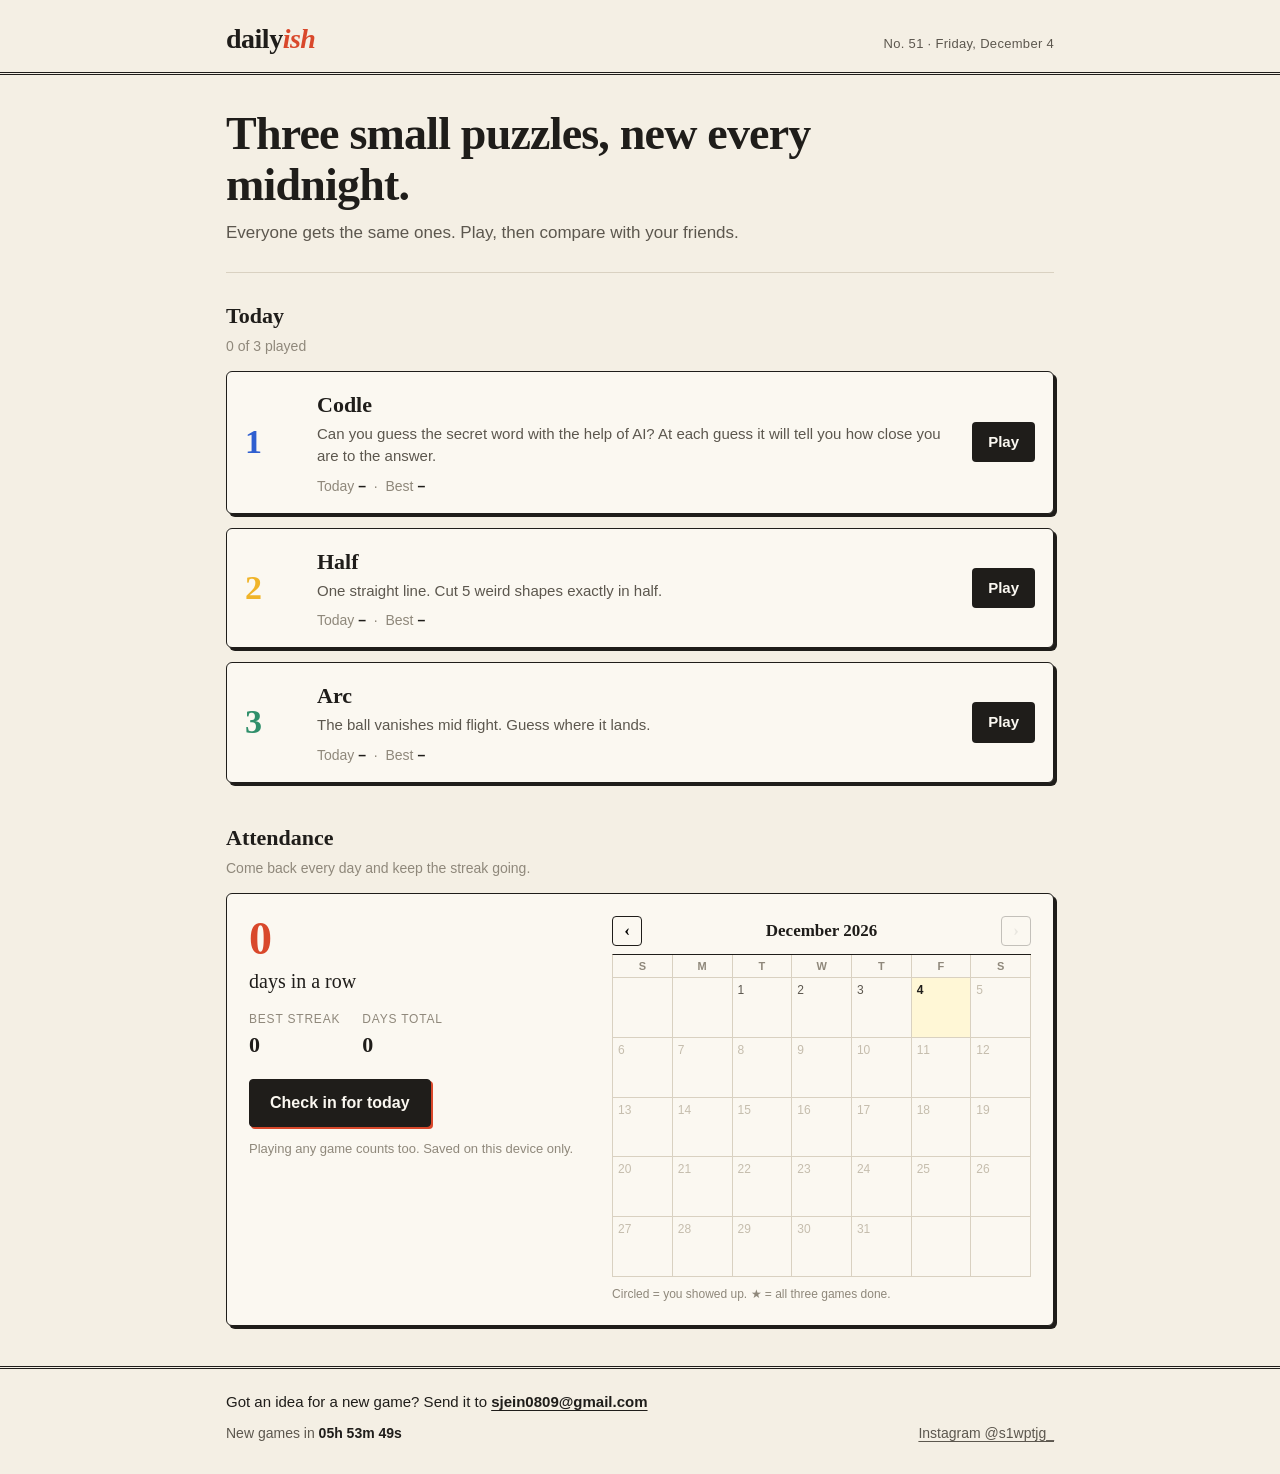
<file: index.html>
<!DOCTYPE html>
<html lang="en">
<head>
  <meta charset="UTF-8">
  <meta name="viewport" content="width=device-width, initial-scale=1.0">
  <title>dailyish</title>
  <meta name="description" content="Three small puzzles, new every midnight.">
  <link rel="stylesheet" href="style.css?v=7">
</head>
<body>
  <header>
    <div class="wrap">
      <a class="logo" href="index.html">daily<span>ish</span></a>
      <span class="dateline" id="dateline"></span>
    </div>
  </header>

  <main class="wrap">
    <section class="intro">
      <h1>Three small puzzles, new every midnight.</h1>
      <p>Everyone gets the same ones. Play, then compare with your friends.</p>
    </section>

    <h2 class="section">Today</h2>
    <p class="section-note" id="doneCount"></p>
    <section class="games">
      <a class="box game" href="codle.html" data-game="codle" style="--c: var(--blue)">
        <span class="num">1</span>
        <div>
          <h3>Codle</h3>
          <p>Can you guess the secret word with the help of AI? At each guess it will tell you how close you are to the answer.</p>
          <div class="scores">Today <b data-today>–</b> &nbsp;·&nbsp; Best <b data-best>–</b></div>
        </div>
        <span class="play">Play</span>
      </a>

      <a class="box game" href="half.html" data-game="half" style="--c: var(--yellow)">
        <span class="num">2</span>
        <div>
          <h3>Half</h3>
          <p>One straight line. Cut 5 weird shapes exactly in half.</p>
          <div class="scores">Today <b data-today>–</b> &nbsp;·&nbsp; Best <b data-best>–</b></div>
        </div>
        <span class="play">Play</span>
      </a>

      <a class="box game" href="arc.html" data-game="arc" style="--c: var(--green)">
        <span class="num">3</span>
        <div>
          <h3>Arc</h3>
          <p>The ball vanishes mid flight. Guess where it lands.</p>
          <div class="scores">Today <b data-today>–</b> &nbsp;·&nbsp; Best <b data-best>–</b></div>
        </div>
        <span class="play">Play</span>
      </a>
    </section>

    <h2 class="section">Attendance</h2>
    <p class="section-note">Come back every day and keep the streak going.</p>
    <section class="box attend">
      <div>
        <p class="streak-line"><b id="streak">0</b><span id="streakText">days in a row</span></p>
        <dl>
          <div><dt>Best streak</dt><dd id="best">0</dd></div>
          <div><dt>Days total</dt><dd id="totalDays">0</dd></div>
        </dl>
        <button class="btn" id="checkBtn">Check in for today</button>
        <p class="hint">Playing any game counts too. Saved on this device only.</p>
      </div>
      <div>
        <div class="cal-head">
          <button id="prevM" aria-label="Previous month">‹</button>
          <span id="monthLabel"></span>
          <button id="nextM" aria-label="Next month">›</button>
        </div>
        <div class="cal" id="cal"></div>
        <div class="legend">Circled = you showed up. ★ = all three games done.</div>
      </div>
    </section>
  </main>

  <footer>
    <div class="wrap">
      <p class="idea">Got an idea for a new game? Send it to <a href="mailto:sjein0809@gmail.com?subject=dailyish%20game%20idea">sjein0809@gmail.com</a></p>
      <div class="foot-row">
        <span>New games in <b data-next>--h --m --s</b></span>
        <a class="insta" href="https://www.instagram.com/s1wptjg_/" target="_blank" rel="noopener">Instagram @s1wptjg_</a>
      </div>
    </div>
  </footer>

<script src="common.js?v=2"></script>
<script>
const $ = id => document.getElementById(id);
const CHECK_KEY = "dailyish-checkins";
const GAMES = ["codle", "half", "arc"];

// ===== Dates as yyyymmdd numbers =====
const keyOf = d => d.getFullYear() * 10000 + (d.getMonth() + 1) * 100 + d.getDate();
const dateOf = k => new Date(Math.floor(k / 10000), Math.floor(k / 100) % 100 - 1, k % 100);
const addDays = (k, n) => { const d = dateOf(k); d.setDate(d.getDate() + n); return keyOf(d); };
const today = Daily.key;

// ===== Storage =====
function readChecks() {
  try { return new Set(JSON.parse(localStorage.getItem(CHECK_KEY)) || []); } catch (e) { return new Set(); }
}
function writeChecks(set) {
  try { localStorage.setItem(CHECK_KEY, JSON.stringify([...set])); } catch (e) {}
}
// days a daily game was finished, from each game's own save: "<game>-yyyymmdd"
// (peak is a retired game; its old days still count as attendance)
function readPlayed() {
  const played = {};
  try {
    for (let i = 0; i < localStorage.length; i++) {
      const m = /^(arc|peak|codle|half\d?)-(\d{8})$/.exec(localStorage.key(i));
      if (!m) continue;
      const game = m[1].startsWith("half") ? "half" : m[1];
      (played[m[2]] = played[m[2]] || new Set()).add(game);
    }
  } catch (e) {}
  return played;
}

let checks = readChecks();
let played = readPlayed();
const attended = k => checks.has(k) || !!played[k];
const playedAll = k => !!played[k] && GAMES.every(g => played[k].has(g));

// ===== Today's games =====
// how each game's score reads, and which way is better
const FORMAT = {
  codle: v => v + (v === 1 ? " guess" : " guesses"),
  half: v => v + " / 500",
  arc: v => v + " / 300",
};
const LOWER_IS_BETTER = { codle: true };

const allScores = Daily.allScores();
let done = 0;
document.querySelectorAll(".game[data-game]").forEach(card => {
  const game = card.dataset.game;
  const mine = allScores[game] || {};
  const vals = Object.values(mine);
  if (mine[today] !== undefined) card.querySelector("[data-today]").textContent = FORMAT[game](mine[today]);
  if (vals.length) {
    const best = LOWER_IS_BETTER[game] ? Math.min(...vals) : Math.max(...vals);
    card.querySelector("[data-best]").textContent = FORMAT[game](best);
  }
  if (played[today] && played[today].has(game)) {
    done++;
    const tag = card.querySelector(".play");
    tag.textContent = "Done";
    tag.classList.add("done");
  }
});
$("doneCount").textContent = done === GAMES.length ? "All done for today. See you tomorrow."
  : done + " of " + GAMES.length + " played";
$("dateline").textContent = "No. " + Daily.dayNum + " · " +
  new Date().toLocaleDateString("en-US", { weekday: "long", month: "long", day: "numeric" });

// ===== Streaks =====
function streaks() {
  let cur = 0, k = attended(today) ? today : addDays(today, -1);
  while (attended(k)) { cur++; k = addDays(k, -1); }

  const all = [...new Set([...checks, ...Object.keys(played).map(Number)])].sort((a, b) => a - b);
  let best = 0, run = 0, prev = null;
  for (const d of all) {
    run = prev !== null && addDays(prev, 1) === d ? run + 1 : 1;
    best = Math.max(best, run);
    prev = d;
  }
  return { cur, best, total: all.length };
}

// ===== Calendar =====
let viewOffset = 0; // months back from this month

function renderCalendar(popKey) {
  const now = dateOf(today);
  const first = new Date(now.getFullYear(), now.getMonth() - viewOffset, 1);
  const days = new Date(first.getFullYear(), first.getMonth() + 1, 0).getDate();
  $("monthLabel").textContent = first.toLocaleDateString("en-US", { month: "long", year: "numeric" });
  $("nextM").disabled = viewOffset === 0;

  const cal = $("cal");
  cal.innerHTML = "";
  ["S", "M", "T", "W", "T", "F", "S"].forEach(d => {
    const el = document.createElement("div");
    el.className = "dow"; el.textContent = d;
    cal.appendChild(el);
  });
  for (let i = 0; i < first.getDay(); i++) {
    const el = document.createElement("div");
    el.className = "pad";
    cal.appendChild(el);
  }
  for (let d = 1; d <= days; d++) {
    const k = first.getFullYear() * 10000 + (first.getMonth() + 1) * 100 + d;
    const el = document.createElement("div");
    el.className = "day";
    el.textContent = d;
    el.style.setProperty("--tilt", ((k * 37) % 23 - 11) + "deg"); // each stamp lands a bit crooked
    if (k > today) el.classList.add("future");
    if (k === today) el.classList.add("today");
    if (attended(k)) el.classList.add("on");
    if (playedAll(k)) el.classList.add("all");
    if (k === popKey) el.classList.add("pop");
    cal.appendChild(el);
  }
  // finish the last row so the grid lines close up
  const used = 7 + first.getDay() + days;
  for (let i = 0; i < (7 - used % 7) % 7; i++) {
    const el = document.createElement("div");
    el.className = "pad";
    cal.appendChild(el);
  }
}

function render(popKey) {
  const s = streaks();
  $("streak").textContent = s.cur;
  $("streakText").textContent = s.cur === 1 ? "day in a row" : "days in a row";
  $("best").textContent = s.best;
  $("totalDays").textContent = s.total;
  const btn = $("checkBtn");
  if (attended(today)) {
    btn.textContent = "Checked in ✓";
    btn.disabled = true;
  }
  renderCalendar(popKey);
}

$("checkBtn").onclick = () => {
  checks.add(today);
  writeChecks(checks);
  viewOffset = 0;
  render(today);
};
$("prevM").onclick = () => { viewOffset++; renderCalendar(); };
$("nextM").onclick = () => { if (viewOffset > 0) { viewOffset--; renderCalendar(); } };

render();
</script>
</body>
</html>
</file>
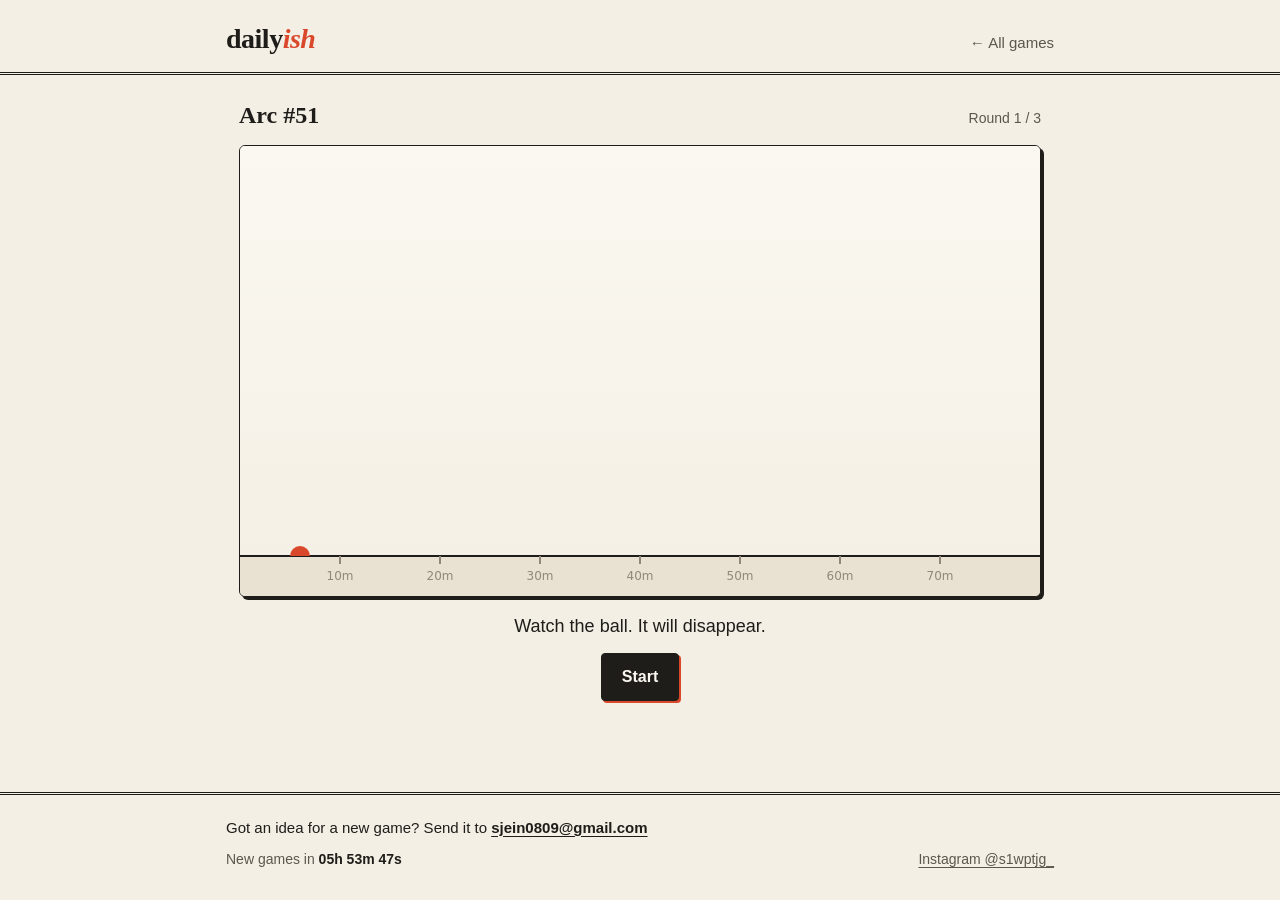
<file: arc.html>
<!DOCTYPE html>
<html lang="en">
<head>
  <meta charset="UTF-8">
  <meta name="viewport" content="width=device-width, initial-scale=1.0">
  <title>Arc · dailyish</title>
  <link rel="stylesheet" href="style.css?v=7">
</head>
<body>
  <header>
    <div class="wrap">
      <a class="logo" href="index.html">daily<span>ish</span></a>
      <nav><a href="index.html">← All games</a></nav>
    </div>
  </header>

  <main class="wrap">
    <div class="game-top">
      <div><strong id="title">Arc #1</strong> <span id="modeLabel"></span></div>
      <div id="hud">Round 1 / 3</div>
    </div>

    <canvas id="c" width="800" height="450"></canvas>

    <div class="msg" id="msg">Watch the ball. It will disappear.</div>

    <div class="result hidden" id="result">
      <div class="big" id="total">0</div>
      <div class="emojis" id="emojis"></div>
      <div class="sub" id="sub"></div>
    </div>

    <div class="actions">
      <button class="btn" id="startBtn">Start</button>
      <button class="btn hidden" id="nextBtn">Next round</button>
      <button class="btn hidden" id="shareBtn">Share score</button>
      <button class="btn ghost hidden" id="practiceBtn">Practice mode</button>
    </div>
  </main>

  <footer>
    <div class="wrap">
      <p class="idea">Got an idea for a new game? Send it to <a href="mailto:sjein0809@gmail.com?subject=dailyish%20game%20idea">sjein0809@gmail.com</a></p>
      <div class="foot-row">
        <span>New games in <b data-next>--h --m --s</b></span>
        <a class="insta" href="https://www.instagram.com/s1wptjg_/" target="_blank" rel="noopener">Instagram @s1wptjg_</a>
      </div>
    </div>
  </footer>

<script src="common.js?v=2"></script>
<script>
// ===== Settings =====
const W = 800, H = 450;
const GROUND = H - 40;     // ground line
const X0 = 60;             // launch x
const G = 600;             // gravity (px per s^2)
const ROUNDS = 3;
const VISIBLE = [0.42, 0.32, 0.22]; // fraction of flight you get to see
const LAUNCH_DAY = Date.UTC(2026, 9, 15); // Arc #1

// ===== Seeded random so everyone gets the same puzzle =====
function mulberry32(a) {
  return function () {
    a |= 0; a = a + 0x6D2B79F5 | 0;
    let t = Math.imul(a ^ a >>> 15, 1 | a);
    t = t + Math.imul(t ^ t >>> 7, 61 | t) ^ t;
    return ((t ^ t >>> 14) >>> 0) / 4294967296;
  };
}

const now = new Date();
const y = now.getFullYear(), m = now.getMonth(), d = now.getDate();
const todayKey = y * 10000 + (m + 1) * 100 + d;
const dayNum = Math.max(1, Math.floor((Date.UTC(y, m, d) - LAUNCH_DAY) / 86400000) + 1);
const STORE_KEY = "arc-" + todayKey;

function makeRounds(rand) {
  const list = [];
  for (let i = 0; i < ROUNDS; i++) {
    const T = 1.4 + rand() * 0.8;        // flight time
    const L = 380 + rand() * 380;        // landing x
    list.push({ T, L, vx: (L - X0) / T, vy: -G * T / 2, vis: VISIBLE[i] });
  }
  return list;
}

// ===== Storage (safe) =====
function load() { try { return JSON.parse(localStorage.getItem(STORE_KEY)); } catch (e) { return null; } }
function save(v) { try { localStorage.setItem(STORE_KEY, JSON.stringify(v)); } catch (e) {} }

// ===== Elements =====
const cv = document.getElementById("c");
const ctx = cv.getContext("2d");
const $ = id => document.getElementById(id);
$("title").textContent = "Arc #" + dayNum;

// ===== State =====
let mode = "daily";
let rounds = [];
let ri = 0;
let scores = [];
let phase = "idle"; // idle, flying, guess, reveal, between, done
let t = 0;
let lastTs = 0;
let hoverX = null;
let guessX = null;

function pos(r, time) {
  return { x: X0 + r.vx * time, y: GROUND + r.vy * time + 0.5 * G * time * time };
}

// ===== Drawing =====
function drawScene() {
  const sky = ctx.createLinearGradient(0, 0, 0, H);
  sky.addColorStop(0, "#fbf8f1");
  sky.addColorStop(1, "#f4efe4");
  ctx.fillStyle = sky;
  ctx.fillRect(0, 0, W, H);

  // ground
  ctx.fillStyle = "#e9e2d3";
  ctx.fillRect(0, GROUND, W, H - GROUND);
  ctx.strokeStyle = "#1f1d1a";
  ctx.lineWidth = 2;
  ctx.beginPath(); ctx.moveTo(0, GROUND); ctx.lineTo(W, GROUND); ctx.stroke();

  // distance ticks
  ctx.fillStyle = "#8f887b";
  ctx.font = "12px system-ui";
  ctx.textAlign = "center";
  for (let x = 100; x < W; x += 100) {
    ctx.fillRect(x - 1, GROUND, 2, 8);
    ctx.fillText(x / 10 + "m", x, GROUND + 24);
  }

  // launcher
  ctx.fillStyle = "#d9482b";
  ctx.beginPath(); ctx.arc(X0, GROUND, 10, Math.PI, 0); ctx.fill();
}

function drawPath(r, from, to, dashed, color) {
  ctx.save();
  ctx.strokeStyle = color;
  ctx.lineWidth = 3;
  if (dashed) ctx.setLineDash([6, 8]);
  ctx.beginPath();
  const steps = 60;
  for (let i = 0; i <= steps; i++) {
    const p = pos(r, from + (to - from) * i / steps);
    i === 0 ? ctx.moveTo(p.x, p.y) : ctx.lineTo(p.x, p.y);
  }
  ctx.stroke();
  ctx.restore();
}

function drawBall(x, y, color) {
  ctx.fillStyle = color;
  ctx.beginPath(); ctx.arc(x, y, 9, 0, Math.PI * 2); ctx.fill();
}

function drawMarker(x, color, label) {
  ctx.fillStyle = color;
  ctx.fillRect(x - 2, GROUND - 30, 4, 30);
  ctx.beginPath();
  ctx.moveTo(x, GROUND - 30); ctx.lineTo(x + 16, GROUND - 24); ctx.lineTo(x, GROUND - 18);
  ctx.fill();
  if (label) {
    ctx.font = "bold 13px system-ui";
    ctx.textAlign = "center";
    ctx.fillText(label, x, GROUND - 38);
  }
}

function render() {
  drawScene();
  if (!rounds.length) return;
  const r = rounds[ri];
  const visEnd = r.vis * r.T;

  if (phase === "flying") {
    drawPath(r, 0, t, false, "rgba(217,72,43,0.5)");
    const p = pos(r, t);
    drawBall(p.x, p.y, "#d9482b");
  }
  if (phase === "guess") {
    drawPath(r, 0, visEnd, false, "rgba(217,72,43,0.5)");
    const p = pos(r, visEnd);
    ctx.fillStyle = "#8f887b";
    ctx.font = "bold 22px system-ui";
    ctx.textAlign = "center";
    ctx.fillText("?", p.x, p.y + 8);
    if (hoverX !== null) drawMarker(hoverX, "rgba(31,29,26,0.35)");
  }
  if (phase === "reveal" || phase === "between" || phase === "done") {
    drawPath(r, 0, visEnd, false, "rgba(217,72,43,0.5)");
    drawPath(r, visEnd, Math.min(t, r.T), true, "rgba(47,143,107,0.85)");
    drawMarker(guessX, "#1f1d1a", "You");
    if (t >= r.T) {
      drawMarker(r.L, "#2f8f6b", "Here");
    } else {
      const p = pos(r, t);
      drawBall(p.x, p.y, "#2f8f6b");
    }
  }
}

// ===== Game loop =====
function loop(ts) {
  const dt = Math.min(0.05, (ts - lastTs) / 1000 || 0);
  lastTs = ts;
  const r = rounds[ri];

  if (phase === "flying") {
    t += dt;
    if (t >= r.vis * r.T) {
      t = r.vis * r.T;
      phase = "guess";
      $("msg").textContent = "Where will it land? Tap the ground.";
    }
  } else if (phase === "reveal") {
    t += dt * 1.6;
    if (t >= r.T) { t = r.T; finishRound(); }
  }

  render();
  if (phase === "flying" || phase === "reveal" || phase === "guess") requestAnimationFrame(loop);
}

function startRound() {
  phase = "flying";
  t = 0;
  hoverX = null;
  guessX = null;
  $("hud").textContent = "Round " + (ri + 1) + " / " + ROUNDS;
  $("msg").textContent = "Watch closely...";
  $("nextBtn").classList.add("hidden");
  $("startBtn").classList.add("hidden");
  lastTs = performance.now();
  requestAnimationFrame(loop);
}

function scoreFor(err) { return Math.max(0, Math.round(100 - err / 4)); }

function finishRound() {
  const r = rounds[ri];
  const err = Math.abs(guessX - r.L);
  const s = scoreFor(err);
  scores.push(s);
  const meters = (err / 10).toFixed(1);
  if (ri < ROUNDS - 1) {
    phase = "between";
    $("msg").textContent = "Off by " + meters + "m  ·  " + s + " points";
    $("nextBtn").classList.remove("hidden");
  } else {
    phase = "done";
    $("msg").textContent = "Off by " + meters + "m  ·  " + s + " points";
    if (mode === "daily") save({ scores });
    showResult();
  }
  render();
}

function emojiFor(s) {
  if (s >= 90) return "🎯";
  if (s >= 70) return "🟢";
  if (s >= 40) return "🟡";
  return "🔴";
}

function showResult() {
  const total = scores.reduce((a, b) => a + b, 0);
  $("total").textContent = total + " / " + (ROUNDS * 100);
  $("emojis").textContent = scores.map(emojiFor).join("");
  $("result").classList.remove("hidden");
  $("nextBtn").classList.add("hidden");
  $("startBtn").classList.add("hidden");
  $("practiceBtn").classList.remove("hidden");
  if (mode === "daily") {
    Daily.record("arc", total);
    $("shareBtn").classList.remove("hidden");
    tickCountdown();
  } else {
    $("shareBtn").classList.add("hidden");
    $("sub").textContent = "Practice round. Daily score is saved separately.";
  }
}

function tickCountdown() {
  if (mode !== "daily") return;
  const n = new Date();
  const mid = new Date(n.getFullYear(), n.getMonth(), n.getDate() + 1);
  const s = Math.floor((mid - n) / 1000);
  const hh = String(Math.floor(s / 3600)).padStart(2, "0");
  const mm = String(Math.floor(s % 3600 / 60)).padStart(2, "0");
  const ss = String(s % 60).padStart(2, "0");
  $("sub").textContent = "Next Arc in " + hh + ":" + mm + ":" + ss;
  setTimeout(tickCountdown, 1000);
}

// ===== Input =====
function canvasX(e) {
  const rect = cv.getBoundingClientRect();
  return Math.max(0, Math.min(W, (e.clientX - rect.left) * W / rect.width));
}
cv.addEventListener("pointermove", e => { if (phase === "guess") hoverX = canvasX(e); });
cv.addEventListener("pointerdown", e => {
  if (phase !== "guess") return;
  guessX = canvasX(e);
  phase = "reveal";
  $("msg").textContent = "Let's see...";
});

$("startBtn").onclick = startRound;
$("nextBtn").onclick = () => { ri++; startRound(); };

$("practiceBtn").onclick = () => {
  mode = "practice";
  $("modeLabel").textContent = "· practice";
  rounds = makeRounds(mulberry32(Math.floor(Math.random() * 1e9)));
  ri = 0; scores = [];
  $("result").classList.add("hidden");
  $("shareBtn").classList.add("hidden");
  $("practiceBtn").classList.add("hidden");
  startRound();
};

$("shareBtn").onclick = async () => {
  const total = scores.reduce((a, b) => a + b, 0);
  const text = "Arc #" + dayNum + "  " + total + "/" + (ROUNDS * 100) + "\n" +
    scores.map(emojiFor).join("") + "\n" + (location.host || "dailyish");
  try {
    if (navigator.share) { await navigator.share({ text }); return; }
    await navigator.clipboard.writeText(text);
    $("shareBtn").textContent = "Copied!";
  } catch (e) {
    prompt("Copy your score", text);
  }
  setTimeout(() => { $("shareBtn").textContent = "Share score"; }, 1500);
};

// ===== Boot =====
rounds = makeRounds(mulberry32(todayKey));
const saved = load();
if (saved && saved.scores) {
  scores = saved.scores;
  ri = ROUNDS - 1;
  phase = "done";
  $("msg").textContent = "You already played today's Arc.";
  drawScene();
  showResult();
} else {
  render();
}
</script>
</body>
</html>
</file>
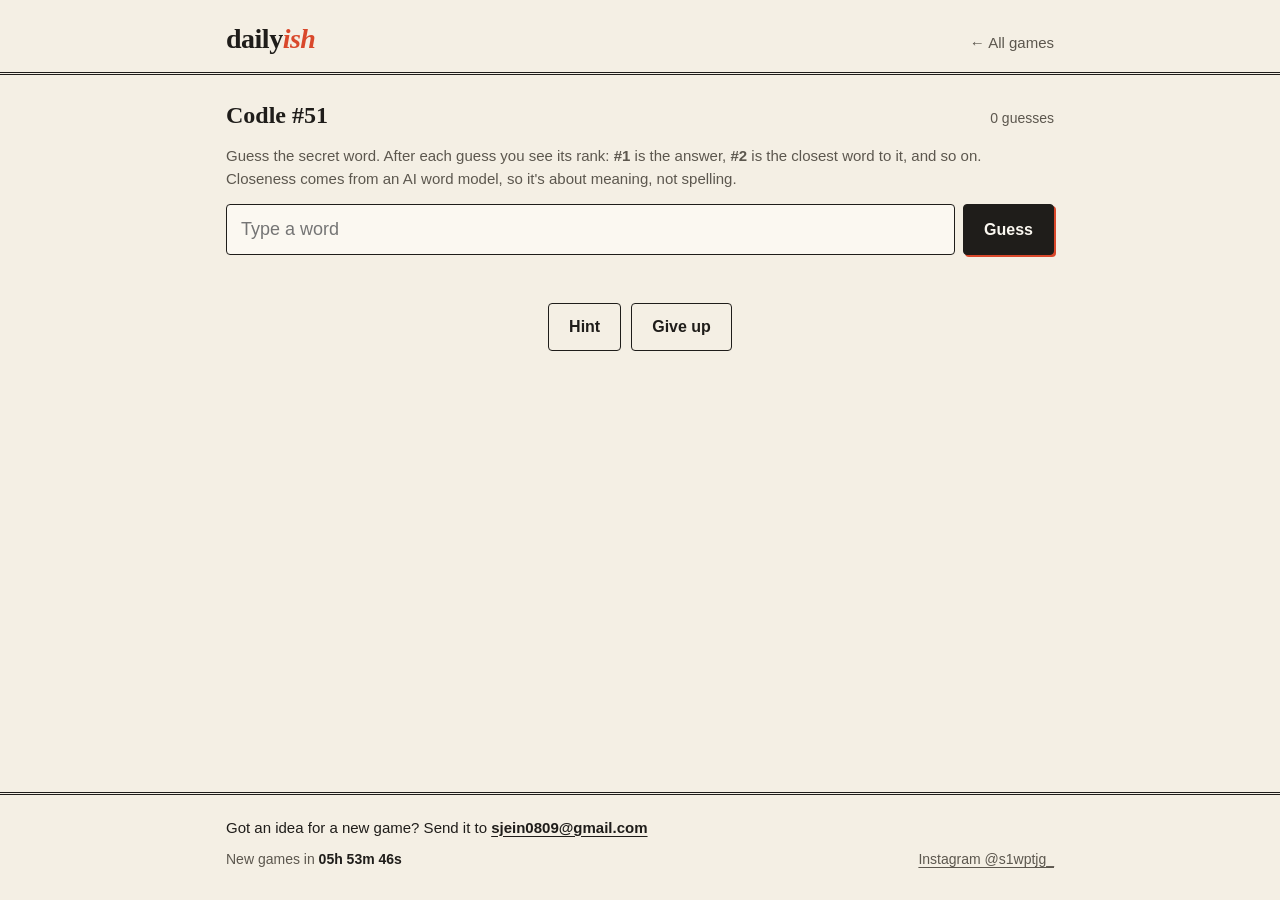
<file: codle.html>
<!DOCTYPE html>
<html lang="en">
<head>
  <meta charset="UTF-8">
  <meta name="viewport" content="width=device-width, initial-scale=1.0">
  <title>Codle · dailyish</title>
  <link rel="stylesheet" href="style.css?v=7">
  <style>
    .guess-form { display: flex; gap: 8px; margin: 4px 0 18px; }
    .guess-form input {
      flex: 1;
      min-width: 0;
      font: inherit;
      font-size: 18px;
      padding: 11px 14px;
      border: 1.5px solid var(--ink);
      border-radius: 4px;
      background: var(--sheet);
      color: var(--ink);
    }
    .guess-form input:focus { outline: 2px solid var(--blue); outline-offset: 1px; }
    .rows { display: grid; gap: 6px; }
    .row {
      display: grid;
      grid-template-columns: minmax(90px, 1.2fr) 2fr 64px;
      align-items: center;
      gap: 12px;
      padding: 7px 12px;
      background: var(--sheet);
      border: 1px solid var(--rule);
      border-radius: 4px;
      font-size: 16px;
    }
    .row .w { font-weight: 700; overflow: hidden; text-overflow: ellipsis; }
    .row .w small { font-weight: 400; color: var(--faint); margin-left: 6px; }
    .row .bar { height: 10px; background: #ebe4d5; border-radius: 2px; overflow: hidden; }
    .row .bar i { display: block; height: 100%; }
    .row .r { text-align: right; font-variant-numeric: tabular-nums; color: var(--ink-2); }
    .row.latest { border: 1.5px solid var(--ink); }
    .row.win { background: #e3f1ea; border-color: var(--green); }
    #last { margin-bottom: 14px; }
    #last:empty { display: none; }
    .how { color: var(--ink-2); font-size: 15px; margin: 0 0 14px; }
    .closest { margin: 4px 0 24px; }
    .closest h3 { font-family: var(--serif); font-size: 18px; margin: 0 0 8px; }
    .closest p { margin: 0; color: var(--ink-2); line-height: 1.8; }
    .codle-msg { min-height: 26px; margin: -8px 0 12px; color: var(--red); font-size: 15px; }
  </style>
</head>
<body>
  <header>
    <div class="wrap">
      <a class="logo" href="index.html">daily<span>ish</span></a>
      <nav><a href="index.html">← All games</a></nav>
    </div>
  </header>

  <main class="wrap">
    <div class="game-top">
      <div><strong id="title">Codle</strong> <span id="modeLabel"></span></div>
      <div id="hud">0 guesses</div>
    </div>

    <p class="how">Guess the secret word. After each guess you see its rank: <b>#1</b> is the answer, <b>#2</b> is the closest word to it, and so on. Closeness comes from an AI word model, so it's about meaning, not spelling.</p>

    <form class="guess-form" id="form" autocomplete="off">
      <input id="input" type="text" placeholder="Loading words…" disabled
             autocapitalize="off" autocorrect="off" spellcheck="false" enterkeyhint="go">
      <button class="btn" id="guessBtn" disabled>Guess</button>
    </form>
    <div class="codle-msg" id="note"></div>

    <div class="result hidden" id="result">
      <div class="big" id="total"></div>
      <div class="emojis" id="emojis"></div>
      <div class="sub" id="sub"></div>
    </div>

    <div class="actions" style="padding-bottom: 18px">
      <button class="btn ghost" id="hintBtn" disabled>Hint</button>
      <button class="btn ghost" id="giveUpBtn" disabled>Give up</button>
      <button class="btn hidden" id="shareBtn">Share score</button>
      <button class="btn ghost hidden" id="practiceBtn">Practice mode</button>
    </div>

    <div class="closest hidden" id="closest"></div>
    <div id="last" class="rows"></div>
    <div id="list" class="rows" style="padding-bottom: 40px"></div>
  </main>

  <footer>
    <div class="wrap">
      <p class="idea">Got an idea for a new game? Send it to <a href="mailto:sjein0809@gmail.com?subject=dailyish%20game%20idea">sjein0809@gmail.com</a></p>
      <div class="foot-row">
        <span>New games in <b data-next>--h --m --s</b></span>
        <a class="insta" href="https://www.instagram.com/s1wptjg_/" target="_blank" rel="noopener">Instagram @s1wptjg_</a>
      </div>
    </div>
  </footer>

<script src="common.js?v=2"></script>
<script>
// Word data: codle-words.txt (most common first) + codle-vecs.bin (100 numbers per word, 4 bits each).
// Closeness = cosine similarity between word vectors (GloVe, trained on Wikipedia).
const DIM = 100;
const NAME = "codle";          // final result (counts as "played" on the home page)
const PROGRESS = "codleprog";  // guesses so far, so a reload doesn't lose them
const TARGETS = [3423,5276,27863,41,5353,7726,488,1478,636,3363,2548,5936,2603,480,3208,56,7306,10299,1187,140,6080,2215,1048,5789,3150,5695,2109,6059,12297,9092,232,8,5386,348,379,2216,434,994,12141,2751,57,4600,596,5569,8656,4623,97,835,77,4444,5746,8293,2330,143,6170,4869,183,1052,270,15092,12785,38,4393,81,644,3535,940,3888,1808,1885,2867,8592,9045,13315,3741,1481,21,3448,5153,2400,1354,8556,1580,6998,369,1380,2241,6015,8301,8580,2593,1151,4196,760,3112,918,5897,2566,5232,1093,5319,1075,6315,1646,1747,394,291,713,586,6887,3562,1846,9863,1283,1807,105,11322,3908,2649,9872,3768,95,1428,11695,1542,15506,645,2090,343,1739,1596,5418,6800,737,772,3779,860,8820,2670,10636,3177,471,1409,1563,2033,1271,6869,563,180,2553,5058,4664,5168,19475,3884,235,79,4712,1371,5150,2355,2953,4827,4761,4179,14669,7912,33,2210,35,1836,341,8522,6677,1020,5691,483,5894,19118,10230,11383,497,3074,2555,8519,5123,4689,3733,3102,6020,17545,1899,1544,7563,6054,1503,5908,10036,3666,3467,113,1595,199,4508,2859,6209,7746,1866,7755,553,437,3035,1421,7101,405,9615,3433,9982,8520,6694,1483,930,217,655,534,574,592,4354,1168,2990,5450,5216,2065,6722,1751,7971,12761,2082,3451,11468,803,390,6764,13275,1970,2359,2978,1972,4416,2421,2699,13090,1405,436,393,1828,1227,16573,1069,7278,477,2449,1997,12,632,2715,10102,3453,15819,16580,484,5621,1230,1643,4749,13265,2285,3697,3836,1244,3553,6550,3761,1220,2370,2793,6096,598,87,820,884,172,9464];
const NO_HINT = new Set([135, 610, 831, 1004, 1157, 1249, 1297, 1373, 1504, 1670, 1767, 1963, 2155, 2583, 3546, 3762, 4250, 4871, 5111, 5968, 6883, 6885, 7236, 8197, 8886, 10950, 12367, 13819, 14831, 15256, 22309, 23398, 28003, 29484, 31731, 32446, 32464]);

const $ = id => document.getElementById(id);
$("title").textContent = "Codle #" + Daily.dayNum;

let words, index, vec, norm;
let target, rankOf, order;
let mode = "daily", guesses = [], hints = 0, over = false, gaveUp = false;

// ===== Data =====
async function loadData() {
  const get = (url, how) => fetch(url).then(r => { if (!r.ok) throw new Error(url); return r[how](); });
  const [txt, buf] = await Promise.all([get("codle-words.txt?v=1", "text"), get("codle-vecs.bin?v=1", "arrayBuffer")]);
  words = txt.split("\n");
  index = new Map(words.map((w, i) => [w, i]));
  const bytes = new Uint8Array(buf);
  vec = new Int8Array(words.length * DIM);
  for (let i = 0; i < bytes.length; i++) {
    vec[2 * i] = (bytes[i] >> 4) - 8;
    vec[2 * i + 1] = (bytes[i] & 15) - 8;
  }
  norm = new Float32Array(words.length);
  for (let w = 0; w < words.length; w++) {
    let s = 0;
    for (let k = w * DIM; k < w * DIM + DIM; k++) s += vec[k] * vec[k];
    norm[w] = Math.sqrt(s) || 1;
  }
}

// rank every word by closeness to the target: rankOf[word] = 1 for the target itself
function rankAll(t) {
  const n = words.length, sim = new Float32Array(n), base = t * DIM;
  for (let w = 0; w < n; w++) {
    let d = 0;
    for (let k = 0; k < DIM; k++) d += vec[base + k] * vec[w * DIM + k];
    sim[w] = d / (norm[w] * norm[t]);
  }
  sim[t] = 2; // the answer always comes first
  order = Array.from({ length: n }, (_, i) => i).sort((a, b) => sim[b] - sim[a]);
  rankOf = new Int32Array(n);
  order.forEach((w, r) => { rankOf[w] = r + 1; });
}

// ===== Look =====
function colorFor(rank) {
  if (rank === 1) return "var(--green)";
  if (rank <= 300) return "var(--green)";
  if (rank <= 1500) return "var(--yellow)";
  return "var(--red)";
}
function emojiFor(rank) {
  if (rank === 1) return "🎯";
  if (rank <= 300) return "🟩";
  if (rank <= 1500) return "🟨";
  return "🟥";
}
function widthFor(rank) {
  return Math.max(3, 100 * (1 - Math.log(rank) / Math.log(words.length)));
}

function rowEl(g, latest) {
  const r = rankOf[g.w];
  const el = document.createElement("div");
  el.className = "row" + (latest ? " latest" : "") + (r === 1 ? " win" : "");
  const w = document.createElement("span");
  w.className = "w";
  w.textContent = words[g.w];
  if (g.hint) { const s = document.createElement("small"); s.textContent = "hint"; w.appendChild(s); }
  const bar = document.createElement("span");
  bar.className = "bar";
  const fill = document.createElement("i");
  fill.style.width = widthFor(r) + "%";
  fill.style.background = colorFor(r);
  bar.appendChild(fill);
  const rk = document.createElement("span");
  rk.className = "r";
  rk.textContent = "#" + r;
  el.append(w, bar, rk);
  return el;
}

function render() {
  const n = guesses.length;
  $("hud").textContent = n + (n === 1 ? " guess" : " guesses") + (hints ? " · " + hints + (hints === 1 ? " hint" : " hints") : "");
  $("last").innerHTML = "";
  if (n && !over) $("last").appendChild(rowEl(guesses[n - 1], true));
  $("list").innerHTML = "";
  [...guesses].sort((a, b) => rankOf[a.w] - rankOf[b.w])
    .forEach(g => $("list").appendChild(rowEl(g, !over && g === guesses[n - 1])));
}

// ===== Playing =====
function bestRank() {
  return guesses.reduce((m, g) => Math.min(m, rankOf[g.w]), words.length + 1);
}

function add(w, hint) {
  guesses.push({ w, hint: !!hint });
  if (hint) hints++;
  if (mode === "daily") Daily.save(PROGRESS, { g: guesses.map(g => g.hint ? -1 - g.w : g.w) });
  if (rankOf[w] === 1) finish(false);
  render();
}

function guess(raw) {
  const text = raw.trim().toLowerCase();
  $("note").textContent = "";
  if (!text) return;
  const w = index.get(text);
  if (w === undefined) {
    $("note").textContent = "\"" + text + "\" isn't in the word list. Try another word.";
    return;
  }
  if (guesses.some(g => g.w === w)) {
    $("note").textContent = "You already tried \"" + text + "\" (#" + rankOf[w] + ").";
    return;
  }
  add(w, false);
}

// a word about halfway between your best guess and the answer
function hint() {
  const best = Math.min(bestRank(), 1000);
  let r = Math.max(2, Math.floor(best / 2));
  const used = new Set(guesses.map(g => g.w));
  for (; r < order.length; r++) {
    const w = order[r - 1];
    if (!used.has(w) && !NO_HINT.has(w)) { add(w, true); return; }
  }
}

function finish(quit) {
  over = true;
  gaveUp = quit;
  $("input").disabled = $("guessBtn").disabled = $("hintBtn").disabled = $("giveUpBtn").disabled = true;
  $("hintBtn").classList.add("hidden");
  $("giveUpBtn").classList.add("hidden");
  const n = guesses.length;
  if (quit) {
    $("total").textContent = "It was \"" + words[target] + "\"";
    $("emojis").textContent = "";
  } else {
    $("total").textContent = n + (n === 1 ? " guess" : " guesses");
    $("emojis").textContent = summary();
  }
  $("result").classList.remove("hidden");
  $("practiceBtn").classList.remove("hidden");

  // the ten words closest to the answer
  const near = order.slice(1, 11).map(w => words[w]).join(", ");
  $("closest").innerHTML = "";
  const h = document.createElement("h3");
  h.textContent = "Closest words to \"" + words[target] + "\"";
  const p = document.createElement("p");
  p.textContent = near;
  $("closest").append(h, p);
  $("closest").classList.remove("hidden");

  if (mode === "daily") {
    Daily.save(NAME, { n, hints, gaveUp: quit });
    if (!quit) Daily.record("codle", n);
    if (!quit) $("shareBtn").classList.remove("hidden");
    Daily.countdown($("sub"), "Codle");
  } else {
    $("shareBtn").classList.add("hidden");
    Daily.stopCountdown();
    $("sub").textContent = "Practice word. Your daily score is saved separately.";
  }
}

function summary() {
  const c = { "🟩": 0, "🟨": 0, "🟥": 0 };
  guesses.forEach(g => { const e = emojiFor(rankOf[g.w]); if (e in c) c[e]++; });
  return Object.entries(c).filter(([, v]) => v).map(([e, v]) => e + " " + v).join("   ");
}

function start(t) {
  target = t;
  rankAll(t);
  guesses = []; hints = 0; over = false; gaveUp = false;
  $("input").disabled = $("guessBtn").disabled = $("hintBtn").disabled = $("giveUpBtn").disabled = false;
  $("hintBtn").classList.remove("hidden");
  $("giveUpBtn").classList.remove("hidden");
  $("input").placeholder = "Type a word";
  $("result").classList.add("hidden");
  $("closest").classList.add("hidden");
  $("shareBtn").classList.add("hidden");
  $("practiceBtn").classList.add("hidden");
  $("note").textContent = "";
  render();
}

// ===== Buttons =====
$("form").onsubmit = e => {
  e.preventDefault();
  if (over) return;
  guess($("input").value);
  $("input").value = "";
  $("input").focus();
};
$("hintBtn").onclick = () => { if (!over) hint(); };
$("giveUpBtn").onclick = () => {
  if (over || !confirm("Give up and see today's word?")) return;
  finish(true);
  render();
};
$("shareBtn").onclick = () => {
  const n = guesses.length;
  const text = "Codle #" + Daily.dayNum + "  got it in " + n + (n === 1 ? " guess" : " guesses") +
    (hints ? " (" + hints + (hints === 1 ? " hint" : " hints") + ")" : "") + "\n" +
    summary() + "\n" + (location.host || "dailyish");
  Daily.share(text, $("shareBtn"));
};
$("practiceBtn").onclick = () => {
  mode = "practice";
  $("modeLabel").textContent = "· practice";
  start(TARGETS[Math.floor(Math.random() * TARGETS.length)]);
  $("input").focus();
};

// ===== Boot =====
loadData().then(() => {
  start(TARGETS[(Daily.dayNum - 1) % TARGETS.length]);
  const prog = Daily.load(PROGRESS);
  if (prog && prog.g) {
    prog.g.forEach(x => { guesses.push(x < 0 ? { w: -1 - x, hint: true } : { w: x, hint: false }); if (x < 0) hints++; });
  }
  const fin = Daily.load(NAME);
  if (fin) {
    finish(!!fin.gaveUp);
    $("note").textContent = "";
  }
  render();
}).catch(() => {
  $("input").placeholder = "Couldn't load the word list";
  $("note").textContent = "The word list didn't load. Check your connection and refresh.";
});
</script>
</body>
</html>
</file>
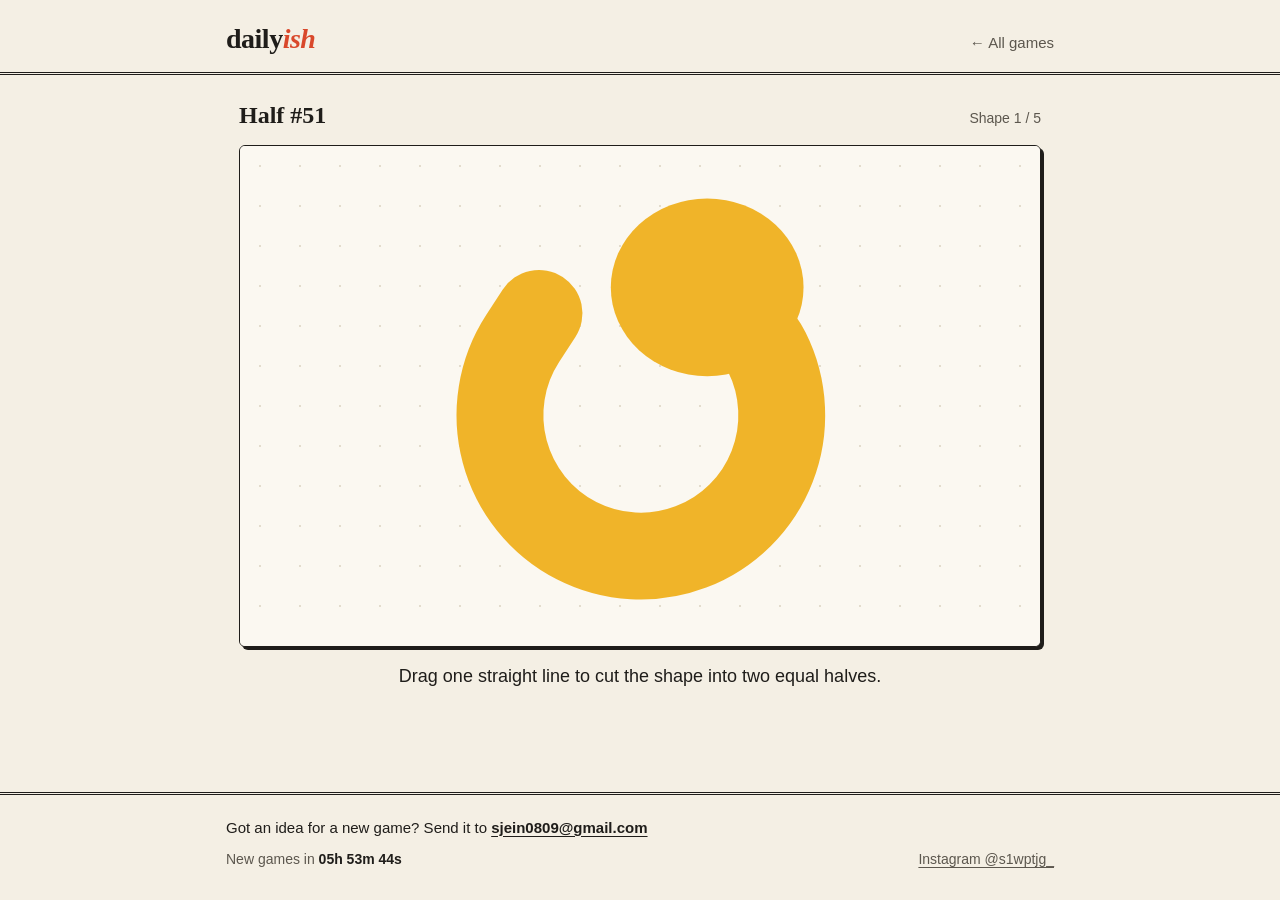
<file: half.html>
<!DOCTYPE html>
<html lang="en">
<head>
  <meta charset="UTF-8">
  <meta name="viewport" content="width=device-width, initial-scale=1.0">
  <title>Half · dailyish</title>
  <link rel="stylesheet" href="style.css?v=7">
</head>
<body>
  <header>
    <div class="wrap">
      <a class="logo" href="index.html">daily<span>ish</span></a>
      <nav><a href="index.html">← All games</a></nav>
    </div>
  </header>

  <main class="wrap">
    <div class="game-top">
      <div><strong id="title">Half #1</strong> <span id="modeLabel"></span></div>
      <div id="hud">Shape 1 / 5</div>
    </div>

    <canvas id="c" width="800" height="500" style="touch-action:none"></canvas>

    <div class="msg" id="msg">Drag one straight line to cut the shape into two equal halves.</div>

    <div class="review hidden" id="review"></div>

    <div class="result hidden" id="result">
      <div class="big" id="total"></div>
      <div class="emojis" id="emojis"></div>
      <div class="sub" id="sub"></div>
    </div>

    <div class="actions">
      <button class="btn hidden" id="nextBtn">Next shape</button>
      <button class="btn hidden" id="shareBtn">Share score</button>
      <button class="btn ghost hidden" id="practiceBtn">Practice mode</button>
    </div>
  </main>

  <footer>
    <div class="wrap">
      <p class="idea">Got an idea for a new game? Send it to <a href="mailto:sjein0809@gmail.com?subject=dailyish%20game%20idea">sjein0809@gmail.com</a></p>
      <div class="foot-row">
        <span>New games in <b data-next>--h --m --s</b></span>
        <a class="insta" href="https://www.instagram.com/s1wptjg_/" target="_blank" rel="noopener">Instagram @s1wptjg_</a>
      </div>
    </div>
  </footer>

<script src="common.js?v=2"></script>
<script>
const W = 800, H = 500;
const ROUNDS = 5;
const LEVELS = [0, 1, 1, 2, 2]; // how strange each round's shape is
const NAME = "half3"; // bumped when shapes/rounds change, so old saves don't replay on new shapes

const cv = document.getElementById("c");
const ctx = cv.getContext("2d");
const $ = id => document.getElementById(id);
$("title").textContent = "Half #" + Daily.dayNum;

let mode = "daily";
let shapes, ri, cuts, phase, dragA, dragB;

// ===== Shape generation =====
// A shape is a list of parts in "unit" space (main body ~1 unit across),
// unioned together, with "sub" parts cut out (bites, holes).
// Level 0 = odd, 1 = odd + bites/holes, 2 = two shapes mashed together + bites.
// Every shape ends up as one connected piece (holes are fine).

const TAU = Math.PI * 2;

function makeParts(rand, level) {
  const R = (a, b) => a + rand() * (b - a);
  const pick = arr => arr[Math.floor(rand() * arr.length)];
  const parts = [];

  // a smooth random walk drawn as a fat stroke
  function snake(x, y, ang, steps, step, w, turn) {
    const pts = [[x, y]];
    for (let i = 0; i < steps; i++) {
      ang += R(-turn, turn);
      x += Math.cos(ang) * step; y += Math.sin(ang) * step;
      pts.push([x, y]);
    }
    parts.push({ t: "snake", pts, w });
    return pts[pts.length - 1];
  }

  const families = {
    critter() { // body + head + legs + tail
      const rx = R(0.9, 1.3), ry = R(0.5, 0.8), rot = R(0, TAU);
      parts.push({ t: "ellipse", x: 0, y: 0, rx, ry, rot });
      const ha = R(0, TAU);
      parts.push({ t: "ellipse", x: Math.cos(ha) * rx * 1.1, y: Math.sin(ha) * rx * 0.9, rx: R(0.3, 0.5), ry: R(0.3, 0.5), rot: 0 });
      const legs = 2 + Math.floor(rand() * 4);
      for (let i = 0; i < legs; i++) {
        const a = R(0, TAU);
        snake(Math.cos(a) * rx * 0.7, Math.sin(a) * ry * 0.7, a, 2 + Math.floor(rand() * 2), R(0.35, 0.55), R(0.22, 0.34), 0.8);
      }
    },
    worm() { // one long fat twisty stroke
      snake(-1, R(-0.4, 0.4), R(0, TAU), 6 + Math.floor(rand() * 4), R(0.45, 0.7), R(0.35, 0.6), 1.6);
    },
    star() { // irregular spikes, some very long
      const n = 5 + Math.floor(rand() * 7), pts = [];
      const rot = R(0, TAU);
      for (let i = 0; i < n * 2; i++) {
        const a = rot + i / (n * 2) * TAU;
        const r = i % 2 ? R(0.3, 0.55) : R(0.8, rand() < 0.3 ? 2.0 : 1.3);
        pts.push([Math.cos(a) * r, Math.sin(a) * r]);
      }
      parts.push({ t: "poly", pts });
    },
    cloud() { // chain of very different circles
      let x = 0, y = 0, r = R(0.5, 0.9);
      const n = 4 + Math.floor(rand() * 4);
      for (let i = 0; i < n; i++) {
        parts.push({ t: "ellipse", x, y, rx: r, ry: r, rot: 0 });
        const a = R(0, TAU), nr = R(0.2, 0.8);
        x += Math.cos(a) * (r + nr) * 0.75; y += Math.sin(a) * (r + nr) * 0.75;
        r = nr;
      }
    },
    hook() { // C / horseshoe with a blob on the end
      const r = R(0.8, 1.1), a0 = R(0, TAU), span = R(3.6, 5.2), pts = [];
      for (let i = 0; i <= 12; i++) {
        const a = a0 + span * i / 12;
        pts.push([Math.cos(a) * r, Math.sin(a) * r]);
      }
      parts.push({ t: "snake", pts, w: R(0.35, 0.55) });
      const e = pts[rand() < 0.5 ? 0 : pts.length - 1];
      parts.push({ t: "ellipse", x: e[0], y: e[1], rx: R(0.3, 0.55), ry: R(0.3, 0.55), rot: 0 });
    },
  };

  const pool = [["critter", "worm", "star", "cloud", "hook"],
                ["critter", "star", "cloud", "hook"],
                ["critter", "star", "cloud", "hook", "worm"]][level];
  families[pick(pool)]();

  // level 2: bolt on a second family, offset, so it looks mashed together
  if (level === 2) {
    const before = parts.length;
    families[pick(pool)]();
    const ox = R(-0.6, 0.6), oy = R(-0.4, 0.4), s = R(0.6, 0.85);
    for (let i = before; i < parts.length; i++) {
      const p = parts[i];
      const tr = ([x, y]) => [x * s + ox, y * s + oy];
      if (p.t === "ellipse") { [p.x, p.y] = tr([p.x, p.y]); p.rx *= s; p.ry *= s; }
      if (p.t === "snake") { p.pts = p.pts.map(tr); p.w *= s; }
      if (p.t === "poly") p.pts = p.pts.map(tr);
    }
  }

  // bites out of the edge, and a hole in the middle of something big
  if (level >= 1) {
    const solid = parts.filter(p => p.t === "ellipse" && p.rx > 0.45);
    const bites = 1 + Math.floor(rand() * (level + 1));
    for (let i = 0; i < bites; i++) {
      const a = R(0, TAU), d = R(0.7, 1.1);
      parts.push({ t: "ellipse", sub: true, x: Math.cos(a) * d, y: Math.sin(a) * d * 0.7, rx: R(0.2, 0.42), ry: R(0.2, 0.42), rot: 0 });
    }
    if (solid.length && rand() < 0.7) {
      const b = pick(solid);
      parts.push({ t: "ellipse", sub: true, x: b.x + R(-0.2, 0.2) * b.rx, y: b.y, rx: b.rx * R(0.2, 0.35), ry: b.ry * R(0.25, 0.4), rot: R(0, TAU) });
    }
  }

  return parts;
}

function partBox(p) {
  if (p.t === "ellipse") { const r = Math.max(p.rx, p.ry); return [p.x - r, p.y - r, p.x + r, p.y + r]; }
  const pad = p.t === "snake" ? p.w / 2 : 0;
  const xs = p.pts.map(q => q[0]), ys = p.pts.map(q => q[1]);
  return [Math.min(...xs) - pad, Math.min(...ys) - pad, Math.max(...xs) + pad, Math.max(...ys) + pad];
}

function drawPart(g, p) {
  g.globalCompositeOperation = p.sub ? "destination-out" : "source-over";
  g.fillStyle = g.strokeStyle = "#fff";
  g.beginPath();
  if (p.t === "ellipse") {
    g.ellipse(p.x, p.y, p.rx, p.ry, p.rot, 0, TAU);
    g.fill();
  } else if (p.t === "poly") {
    p.pts.forEach((q, i) => i ? g.lineTo(q[0], q[1]) : g.moveTo(q[0], q[1]));
    g.closePath();
    g.fill();
  } else {
    const q = p.pts;
    g.moveTo(q[0][0], q[0][1]);
    for (let i = 1; i < q.length - 1; i++)
      g.quadraticCurveTo(q[i][0], q[i][1], (q[i][0] + q[i + 1][0]) / 2, (q[i][1] + q[i + 1][1]) / 2);
    g.lineTo(q[q.length - 1][0], q[q.length - 1][1]);
    g.lineWidth = p.w; g.lineCap = g.lineJoin = "round";
    g.stroke();
  }
}

function tinted(mask, color) {
  const c = document.createElement("canvas");
  c.width = W; c.height = H;
  const g = c.getContext("2d");
  g.drawImage(mask, 0, 0);
  g.globalCompositeOperation = "source-in";
  g.fillStyle = color;
  g.fillRect(0, 0, W, H);
  return c;
}

// Label connected pieces (solid pixels, 4-neighbour) and find the biggest one.
function largestPiece(alpha) {
  const lab = new Int32Array(W * H), stack = new Int32Array(W * H);
  let n = 0, best = 0, bestSize = 0, all = 0;
  for (let i = 0; i < W * H; i++) {
    if (alpha[i] < 128 || lab[i]) continue;
    lab[i] = ++n;
    let sp = 0, size = 0;
    stack[sp++] = i;
    while (sp) {
      const j = stack[--sp], x = j % W;
      size += alpha[j];
      const nb = [x > 0 ? j - 1 : -1, x < W - 1 ? j + 1 : -1, j - W, j + W];
      for (const k of nb)
        if (k >= 0 && k < W * H && !lab[k] && alpha[k] >= 128) { lab[k] = n; stack[sp++] = k; }
    }
    all += size;
    if (size > bestSize) { bestSize = size; best = n; }
  }
  return { lab, best, otherFrac: all ? 1 - bestSize / all : 0 };
}

// Erase everything that isn't part of the biggest piece (keeps its soft edge pixels).
function pruneTo(alpha, { lab, best }) {
  for (let i = 0; i < W * H; i++) {
    if (!alpha[i]) continue;
    if (alpha[i] >= 128) { if (lab[i] !== best) alpha[i] = 0; continue; }
    const x = i % W;
    let near = false;
    for (let dy = -W; dy <= W && !near; dy += W)
      for (let dx = -1; dx <= 1; dx++) {
        if ((x === 0 && dx < 0) || (x === W - 1 && dx > 0)) continue;
        const k = i + dy + dx;
        if (k >= 0 && k < W * H && lab[k] === best) { near = true; break; }
      }
    if (!near) alpha[i] = 0;
  }
}

function makeShape(rand, level) {
  for (let attempt = 0; ; attempt++) {
    const parts = makeParts(rand, level);

    // fit the solid parts into the canvas with a margin
    const boxes = parts.filter(p => !p.sub).map(partBox);
    const x0 = Math.min(...boxes.map(b => b[0])), y0 = Math.min(...boxes.map(b => b[1]));
    const x1 = Math.max(...boxes.map(b => b[2])), y1 = Math.max(...boxes.map(b => b[3]));
    const s = Math.min((W - 120) / (x1 - x0), (H - 90) / (y1 - y0), 200);

    const mask = document.createElement("canvas");
    mask.width = W; mask.height = H;
    const g = mask.getContext("2d");
    g.setTransform(s, 0, 0, s, W / 2 - (x0 + x1) / 2 * s, H / 2 - (y0 + y1) / 2 * s);
    parts.forEach(p => drawPart(g, p));

    // per-pixel coverage, used for exact-ish area measuring
    const img = g.getImageData(0, 0, W, H), data = img.data;
    const alpha = new Uint8Array(W * H);
    for (let i = 0; i < W * H; i++) alpha[i] = data[i * 4 + 3];

    // must be one piece: reroll if a bite or offset split it (same rand stream, so still deterministic),
    // and as a last resort keep only the biggest piece
    const piece = largestPiece(alpha);
    if (piece.otherFrac > 0.002 && attempt < 15) continue;
    pruneTo(alpha, piece);
    for (let i = 0; i < W * H; i++) data[i * 4 + 3] = alpha[i];
    g.setTransform(1, 0, 0, 1, 0, 0);
    g.globalCompositeOperation = "copy";
    g.putImageData(img, 0, 0);

    let total = 0, bx0 = W, by0 = H, bx1 = 0, by1 = 0;
    for (let i = 0; i < W * H; i++) {
      const a = alpha[i];
      if (!a) continue;
      total += a;
      const x = i % W, y = (i / W) | 0;
      if (x < bx0) bx0 = x; if (x > bx1) bx1 = x;
      if (y < by0) by0 = y; if (y > by1) by1 = y;
    }
    // too small after bites? roll again
    if (total < W * H * 255 * 0.07 && attempt < 15) continue;
    return { mask, alpha, total, box: [bx0, by0, bx1, by1],
             orange: tinted(mask, "#f0b429"), a: tinted(mask, "#f0b429"), b: tinted(mask, "#2f8f6b") };
  }
}

// ===== Geometry =====
function longLine(a, b) {
  const dx = b[0] - a[0], dy = b[1] - a[1], L = Math.hypot(dx, dy) || 1;
  const k = 2000 / L;
  return [[a[0] - dx * k, a[1] - dy * k], [a[0] + dx * k, a[1] + dy * k]];
}

// split the shape's pixels by which side of line a→b they fall on
function cutResult(shape, a, b) {
  const dx = b[0] - a[0], dy = b[1] - a[1];
  const [bx0, by0, bx1, by1] = shape.box;
  let s1 = 0, x1 = 0, y1 = 0, x2 = 0, y2 = 0;
  for (let y = by0; y <= by1; y++) {
    const py = y + 0.5;
    for (let x = bx0; x <= bx1; x++) {
      const al = shape.alpha[y * W + x];
      if (!al) continue;
      const px = x + 0.5;
      if (dx * (py - a[1]) - dy * (px - a[0]) >= 0) { s1 += al; x1 += px * al; y1 += py * al; }
      else { x2 += px * al; y2 += py * al; }
    }
  }
  const s2 = shape.total - s1;
  const a1 = s1 / shape.total * 100;
  return { a1, a2: 100 - a1,
           c1: s1 ? [x1 / s1, y1 / s1] : null, c2: s2 ? [x2 / s2, y2 / s2] : null };
}

// big polygon covering one side of line a→b (sign 1 = the side cutResult counts as a1)
function halfPlane(a, b, sign) {
  const [l1, l2] = longLine(a, b);
  const dx = b[0] - a[0], dy = b[1] - a[1], L = Math.hypot(dx, dy) || 1;
  const nx = -dy / L * 4000 * sign, ny = dx / L * 4000 * sign;
  ctx.beginPath();
  ctx.moveTo(l1[0], l1[1]); ctx.lineTo(l2[0], l2[1]);
  ctx.lineTo(l2[0] + nx, l2[1] + ny); ctx.lineTo(l1[0] + nx, l1[1] + ny);
  ctx.closePath();
}

// ===== Scoring =====
const err = c => Math.abs(c.a1 - 50);
const scoreFor = c => Math.max(0, Math.round(100 - err(c) * 8));
function emojiFor(c) {
  const e = err(c);
  if (e < 0.5) return "🎯";
  if (e < 2) return "🟩";
  if (e < 5) return "🟨";
  return "🟥";
}
const fmt = c => {
  const lo = Math.min(c.a1, c.a2), hi = Math.max(c.a1, c.a2);
  return lo.toFixed(1) + " / " + hi.toFixed(1);
};

// ===== Drawing =====
function draw() {
  ctx.fillStyle = "#fbf8f1";
  ctx.fillRect(0, 0, W, H);
  // dot grid
  ctx.fillStyle = "#e3dccd";
  for (let x = 20; x < W; x += 40) for (let y = 20; y < H; y += 40) ctx.fillRect(x - 1, y - 1, 2, 2);

  const shape = shapes[ri];
  const cut = cuts[ri];

  if (cut) {
    [[1, shape.a], [-1, shape.b]].forEach(([sign, img]) => {
      ctx.save(); halfPlane(cut.a, cut.b, sign); ctx.clip();
      ctx.drawImage(img, 0, 0);
      ctx.restore();
    });
    const [l1, l2] = longLine(cut.a, cut.b);
    ctx.strokeStyle = "#1f1d1a"; ctx.lineWidth = 2;
    ctx.beginPath(); ctx.moveTo(l1[0], l1[1]); ctx.lineTo(l2[0], l2[1]); ctx.stroke();
    ctx.font = "bold 20px system-ui"; ctx.textAlign = "center";
    [[cut.c1, cut.a1], [cut.c2, cut.a2]].forEach(([c, v]) => {
      if (!c) return;
      const [x, y] = c;
      ctx.fillStyle = "rgba(31,29,26,0.85)";
      ctx.fillRect(x - 36, y - 18, 72, 28);
      ctx.fillStyle = "#fbf8f1";
      ctx.fillText(v.toFixed(1) + "%", x, y + 3);
    });
  } else {
    ctx.drawImage(shape.orange, 0, 0);
    if (dragA && dragB) {
      const [l1, l2] = longLine(dragA, dragB);
      ctx.save();
      ctx.setLineDash([8, 8]);
      ctx.strokeStyle = "rgba(31,29,26,0.8)"; ctx.lineWidth = 2;
      ctx.beginPath(); ctx.moveTo(l1[0], l1[1]); ctx.lineTo(l2[0], l2[1]); ctx.stroke();
      ctx.restore();
    }
  }
}

// ===== Input =====
cv.addEventListener("pointerdown", e => {
  if (phase !== "cut") return;
  const p = Daily.point(cv, e);
  dragA = [p.x, p.y]; dragB = null;
  cv.setPointerCapture(e.pointerId);
});
cv.addEventListener("pointermove", e => {
  if (phase !== "cut" || !dragA) return;
  const p = Daily.point(cv, e);
  dragB = [p.x, p.y];
  draw();
});
cv.addEventListener("pointerup", () => {
  if (phase !== "cut" || !dragA) return;
  const a = dragA, b = dragB;
  dragA = dragB = null;
  if (!b || Math.hypot(b[0] - a[0], b[1] - a[1]) < 25) {
    $("msg").textContent = "Drag a longer line across the shape.";
    draw();
    return;
  }
  const c = cutResult(shapes[ri], a, b);
  if (Math.min(c.a1, c.a2) < 0.5) {
    $("msg").textContent = "Missed! Your line has to go through the shape. Try again.";
    draw();
    return;
  }
  cuts[ri] = Object.assign(c, { a, b });
  finishRound();
});

function finishRound() {
  const c = cuts[ri];
  $("msg").textContent = fmt(c) + "  ·  " + scoreFor(c) + " points";
  if (ri < ROUNDS - 1) {
    phase = "between";
    $("nextBtn").classList.remove("hidden");
  } else {
    phase = "done";
    if (mode === "daily") Daily.save(NAME, { cuts: cuts.map(c => [c.a, c.b]) });
    showResult();
  }
  draw();
}

// after the last round: buttons to look back at every cut
function showRound(i) {
  ri = i;
  $("hud").textContent = "Shape " + (i + 1) + " / " + ROUNDS;
  $("msg").textContent = "Shape " + (i + 1) + ":  " + fmt(cuts[i]) + "  ·  " + scoreFor(cuts[i]) + " points";
  [...$("review").children].forEach((b, j) => b.classList.toggle("on", j === i));
  draw();
}

function buildReview() {
  const box = $("review");
  box.innerHTML = "";
  cuts.forEach((c, i) => {
    const b = document.createElement("button");
    b.textContent = (i + 1) + " " + emojiFor(c);
    b.title = "See shape " + (i + 1);
    b.onclick = () => showRound(i);
    box.appendChild(b);
  });
  box.classList.remove("hidden");
  [...box.children].forEach((b, j) => b.classList.toggle("on", j === ri));
}

function showResult() {
  const total = cuts.reduce((s, c) => s + scoreFor(c), 0);
  $("total").textContent = total + " / " + ROUNDS * 100;
  $("emojis").textContent = cuts.map(emojiFor).join("");
  $("result").classList.remove("hidden");
  $("nextBtn").classList.add("hidden");
  $("practiceBtn").classList.remove("hidden");
  buildReview();
  if (mode === "daily") {
    Daily.record("half", total);
    $("shareBtn").classList.remove("hidden");
    Daily.countdown($("sub"), "Half");
  } else {
    $("shareBtn").classList.add("hidden");
    Daily.stopCountdown();
    $("sub").textContent = "Practice round. Your daily score is saved separately.";
  }
}

$("nextBtn").onclick = () => {
  ri++;
  phase = "cut";
  $("hud").textContent = "Shape " + (ri + 1) + " / " + ROUNDS;
  $("msg").textContent = "Next shape. Cut it in half.";
  $("nextBtn").classList.add("hidden");
  draw();
};

$("shareBtn").onclick = () => {
  const total = cuts.reduce((s, c) => s + scoreFor(c), 0);
  const text = "Half #" + Daily.dayNum + "  " + total + "/" + ROUNDS * 100 + "\n" +
    cuts.map(emojiFor).join("") + "\n" +
    cuts.map(fmt).join("\n") + "\n" + (location.host || "dailyish");
  Daily.share(text, $("shareBtn"));
};

$("practiceBtn").onclick = () => {
  mode = "practice";
  $("modeLabel").textContent = "· practice";
  start(Daily.rng(Math.floor(Math.random() * 1e9)));
};

function start(rand) {
  shapes = LEVELS.map(level => makeShape(rand, level));
  ri = 0; cuts = []; phase = "cut"; dragA = dragB = null;
  $("review").classList.add("hidden");
  $("hud").textContent = "Shape 1 / " + ROUNDS;
  $("msg").textContent = "Drag one straight line to cut the shape into two equal halves.";
  $("result").classList.add("hidden");
  $("shareBtn").classList.add("hidden");
  $("practiceBtn").classList.add("hidden");
  $("nextBtn").classList.add("hidden");
  draw();
}

// ===== Boot =====
start(Daily.rng(Daily.seedFor(NAME)));
const saved = Daily.load(NAME);
if (saved && saved.cuts) {
  cuts = saved.cuts.map(([a, b], i) => Object.assign(cutResult(shapes[i], a, b), { a, b }));
  ri = ROUNDS - 1;
  phase = "done";
  $("hud").textContent = "Shape " + ROUNDS + " / " + ROUNDS;
  showResult();
  $("msg").textContent = "You already cut today's shapes. Tap a number to look back.";
  draw();
}
</script>
</body>
</html>
</file>
<file: style.css>
/* dailyish — a printed puzzle page */
:root {
  --paper: #f4efe4;
  --sheet: #fbf8f1;
  --ink: #1f1d1a;
  --ink-2: #5c574e;
  --faint: #8f887b;
  --rule: #d9d1c1;
  --red: #d9482b;
  --yellow: #f0b429;
  --green: #2f8f6b;
  --blue: #2f5fd0;
  --serif: Georgia, "Iowan Old Style", "Times New Roman", "AppleMyungjo", "Noto Serif KR", serif;
  --sans: -apple-system, BlinkMacSystemFont, "Segoe UI", "Apple SD Gothic Neo", "Noto Sans KR", Roboto, sans-serif;
}

* { box-sizing: border-box; }
html { -webkit-text-size-adjust: 100%; }

body {
  margin: 0;
  min-height: 100vh;
  display: flex;
  flex-direction: column;
  background: var(--paper);
  color: var(--ink);
  font-family: var(--sans);
  line-height: 1.5;
  -webkit-font-smoothing: antialiased;
}
main { flex: 1; }
a { color: inherit; }

.wrap {
  max-width: 860px;
  margin: 0 auto;
  padding: 0 16px;
}

/* Masthead */
header { border-bottom: 3px double var(--ink); }
header .wrap {
  display: flex;
  align-items: baseline;
  justify-content: space-between;
  gap: 12px;
  padding-top: 18px;
  padding-bottom: 12px;
}
.logo {
  font-family: var(--serif);
  font-weight: 700;
  font-size: 28px;
  letter-spacing: -0.5px;
  text-decoration: none;
}
.logo span { font-style: italic; color: var(--red); }
header nav { display: flex; gap: 18px; font-size: 15px; }
header nav a { color: var(--ink-2); text-decoration: none; }
header nav a:hover { color: var(--ink); text-decoration: underline; text-underline-offset: 3px; }
.dateline { font-size: 13px; color: var(--ink-2); letter-spacing: 0.3px; }

/* Home intro */
.intro { padding: 34px 0 26px; border-bottom: 1px solid var(--rule); margin-bottom: 26px; }
.intro h1 {
  font-family: var(--serif);
  font-weight: 700;
  font-size: clamp(30px, 6vw, 46px);
  line-height: 1.1;
  letter-spacing: -0.8px;
  margin: 0 0 10px;
  max-width: 620px;
}
.intro p { margin: 0; color: var(--ink-2); font-size: 17px; }

h2.section {
  font-family: var(--serif);
  font-size: 22px;
  margin: 0 0 4px;
}
.section-note { color: var(--faint); font-size: 14px; margin: 0 0 14px; }

/* Boxes */
.box {
  background: var(--sheet);
  border: 1.5px solid var(--ink);
  border-radius: 6px;
  box-shadow: 3px 3px 0 var(--ink);
}

/* Game list */
.games { display: grid; gap: 14px; margin-bottom: 38px; }
.game {
  display: grid;
  grid-template-columns: 56px 1fr auto;
  align-items: center;
  gap: 16px;
  padding: 16px 18px;
  text-decoration: none;
}
.game .num {
  font-family: var(--serif);
  font-size: 34px;
  font-weight: 700;
  color: var(--c, var(--red));
  line-height: 1;
}
.game h3 { font-family: var(--serif); font-size: 22px; margin: 0 0 2px; }
.game p { margin: 0; color: var(--ink-2); font-size: 15px; }
.game .scores { margin-top: 8px; font-size: 14px; color: var(--faint); }
.game .scores b { color: var(--ink); font-weight: 700; }
.game .play {
  font-weight: 700;
  font-size: 15px;
  padding: 9px 16px;
  border-radius: 4px;
  background: var(--ink);
  color: var(--sheet);
  white-space: nowrap;
}
.game .play.done {
  background: transparent;
  color: var(--green);
  border: 2px solid var(--green);
  transform: rotate(-4deg);
  padding: 6px 12px;
  text-transform: uppercase;
  letter-spacing: 1px;
  font-size: 13px;
}
a.game:hover { transform: translate(-1px, -1px); box-shadow: 4px 4px 0 var(--ink); }
@media (max-width: 560px) {
  .game { grid-template-columns: 40px 1fr; }
  .game .num { font-size: 28px; }
  .game .play { grid-column: 2; justify-self: start; }
}

/* Buttons */
.btn {
  display: inline-block;
  font: inherit;
  font-weight: 700;
  font-size: 16px;
  padding: 11px 20px;
  border-radius: 4px;
  border: 1.5px solid var(--ink);
  background: var(--ink);
  color: var(--sheet);
  cursor: pointer;
  box-shadow: 2px 2px 0 var(--red);
}
.btn:hover { transform: translate(-1px, -1px); box-shadow: 3px 3px 0 var(--red); }
.btn:active { transform: translate(1px, 1px); box-shadow: 0 0 0 var(--red); }
.btn:disabled { cursor: default; transform: none; opacity: 0.55; box-shadow: none; }
.btn.ghost { background: transparent; color: var(--ink); box-shadow: none; }
.btn.ghost:hover { background: rgba(31, 29, 26, 0.05); }

/* Attendance */
.attend {
  display: grid;
  grid-template-columns: 1fr 1.25fr;
  gap: 28px;
  padding: 22px;
  margin-bottom: 40px;
}
.attend .streak-line { font-family: var(--serif); font-size: 20px; margin: 0 0 14px; }
.attend .streak-line b { font-size: 46px; color: var(--red); display: block; line-height: 1; margin-bottom: 4px; }
.attend dl { display: flex; gap: 22px; margin: 0 0 18px; }
.attend dt { font-size: 12px; color: var(--faint); text-transform: uppercase; letter-spacing: 0.8px; }
.attend dd { margin: 0; font-family: var(--serif); font-size: 22px; font-weight: 700; }
.attend .hint { font-size: 13px; color: var(--faint); margin: 12px 0 0; }

.cal-head {
  display: flex;
  align-items: center;
  justify-content: space-between;
  font-family: var(--serif);
  font-weight: 700;
  font-size: 17px;
  margin-bottom: 8px;
}
.cal-head button {
  font: inherit;
  width: 30px; height: 30px;
  border: 1.5px solid var(--ink);
  border-radius: 4px;
  background: transparent;
  cursor: pointer;
}
.cal-head button:disabled { opacity: 0.25; cursor: default; }
.cal {
  display: grid;
  grid-template-columns: repeat(7, 1fr);
  border-top: 1.5px solid var(--ink);
  border-left: 1px solid var(--rule);
}
.cal .dow, .cal .day, .cal .pad {
  border-right: 1px solid var(--rule);
  border-bottom: 1px solid var(--rule);
}
.cal .dow { font-size: 11px; color: var(--faint); text-align: center; padding: 3px 0; font-weight: 700; }
.cal .day {
  position: relative;
  aspect-ratio: 1;
  font-size: 12px;
  padding: 3px 5px;
  color: var(--ink-2);
}
.cal .day.future { color: #c5bdad; }
.cal .day.today { background: #fff7d6; color: var(--ink); font-weight: 700; }
/* the red ink stamp */
.cal .day.on::after {
  content: "";
  position: absolute;
  left: 50%; top: 56%;
  width: 62%; aspect-ratio: 1;
  border: 2.5px solid var(--red);
  border-radius: 50%;
  transform: translate(-50%, -50%) rotate(var(--tilt, -8deg));
  opacity: 0.85;
}
.cal .day.all::before {
  content: "★";
  position: absolute;
  right: 4px; bottom: 1px;
  color: var(--red);
  font-size: 12px;
}
.cal .day.pop::after { animation: stamp 0.35s ease-out; }
@keyframes stamp {
  0% { transform: translate(-50%, -50%) scale(1.8) rotate(var(--tilt, -8deg)); opacity: 0; }
  100% { transform: translate(-50%, -50%) scale(1) rotate(var(--tilt, -8deg)); opacity: 0.85; }
}
.legend { margin-top: 8px; font-size: 12px; color: var(--faint); }

@media (max-width: 640px) {
  .attend { grid-template-columns: 1fr; gap: 20px; padding: 18px; }
}

/* Footer */
footer { border-top: 3px double var(--ink); padding: 22px 0 30px; font-size: 14px; color: var(--ink-2); }
footer [data-next] { font-variant-numeric: tabular-nums; color: var(--ink); }
footer .idea { margin: 0 0 10px; font-size: 15px; color: var(--ink); }
footer .idea a { font-weight: 700; white-space: nowrap; text-underline-offset: 3px; }
footer .foot-row { display: flex; justify-content: space-between; gap: 12px; flex-wrap: wrap; }
footer .insta { text-underline-offset: 3px; }

/* Game pages */
.game-top {
  display: flex;
  justify-content: space-between;
  align-items: baseline;
  padding: 22px 0 12px;
  color: var(--ink-2);
  font-size: 15px;
}
.game-top strong { font-family: var(--serif); font-size: 24px; color: var(--ink); }
#hud { font-size: 14px; color: var(--ink-2); }
canvas {
  display: block;
  width: 100%;
  height: auto;
  background: var(--sheet);
  border: 1.5px solid var(--ink);
  border-radius: 6px;
  box-shadow: 3px 3px 0 var(--ink);
  touch-action: manipulation;
  cursor: crosshair;
}
.msg {
  text-align: center;
  min-height: 56px;
  padding: 16px 0 8px;
  font-size: 18px;
}
.actions {
  display: flex;
  gap: 10px;
  justify-content: center;
  flex-wrap: wrap;
  padding-bottom: 40px;
}
.result { text-align: center; padding: 6px 0 16px; }
.result .big { font-family: var(--serif); font-size: 46px; font-weight: 700; }
.result .emojis { font-size: 28px; letter-spacing: 4px; margin: 4px 0; }
.result .sub { color: var(--ink-2); }
.hidden { display: none !important; }

/* Half: look back at each round */
.review { display: flex; gap: 8px; justify-content: center; flex-wrap: wrap; margin: 0 0 14px; }
.review button {
  font: inherit;
  font-size: 15px;
  padding: 5px 11px;
  border-radius: 4px;
  border: 1.5px solid var(--ink);
  background: var(--sheet);
  cursor: pointer;
}
.review button.on { background: var(--ink); color: var(--sheet); }
</file>
